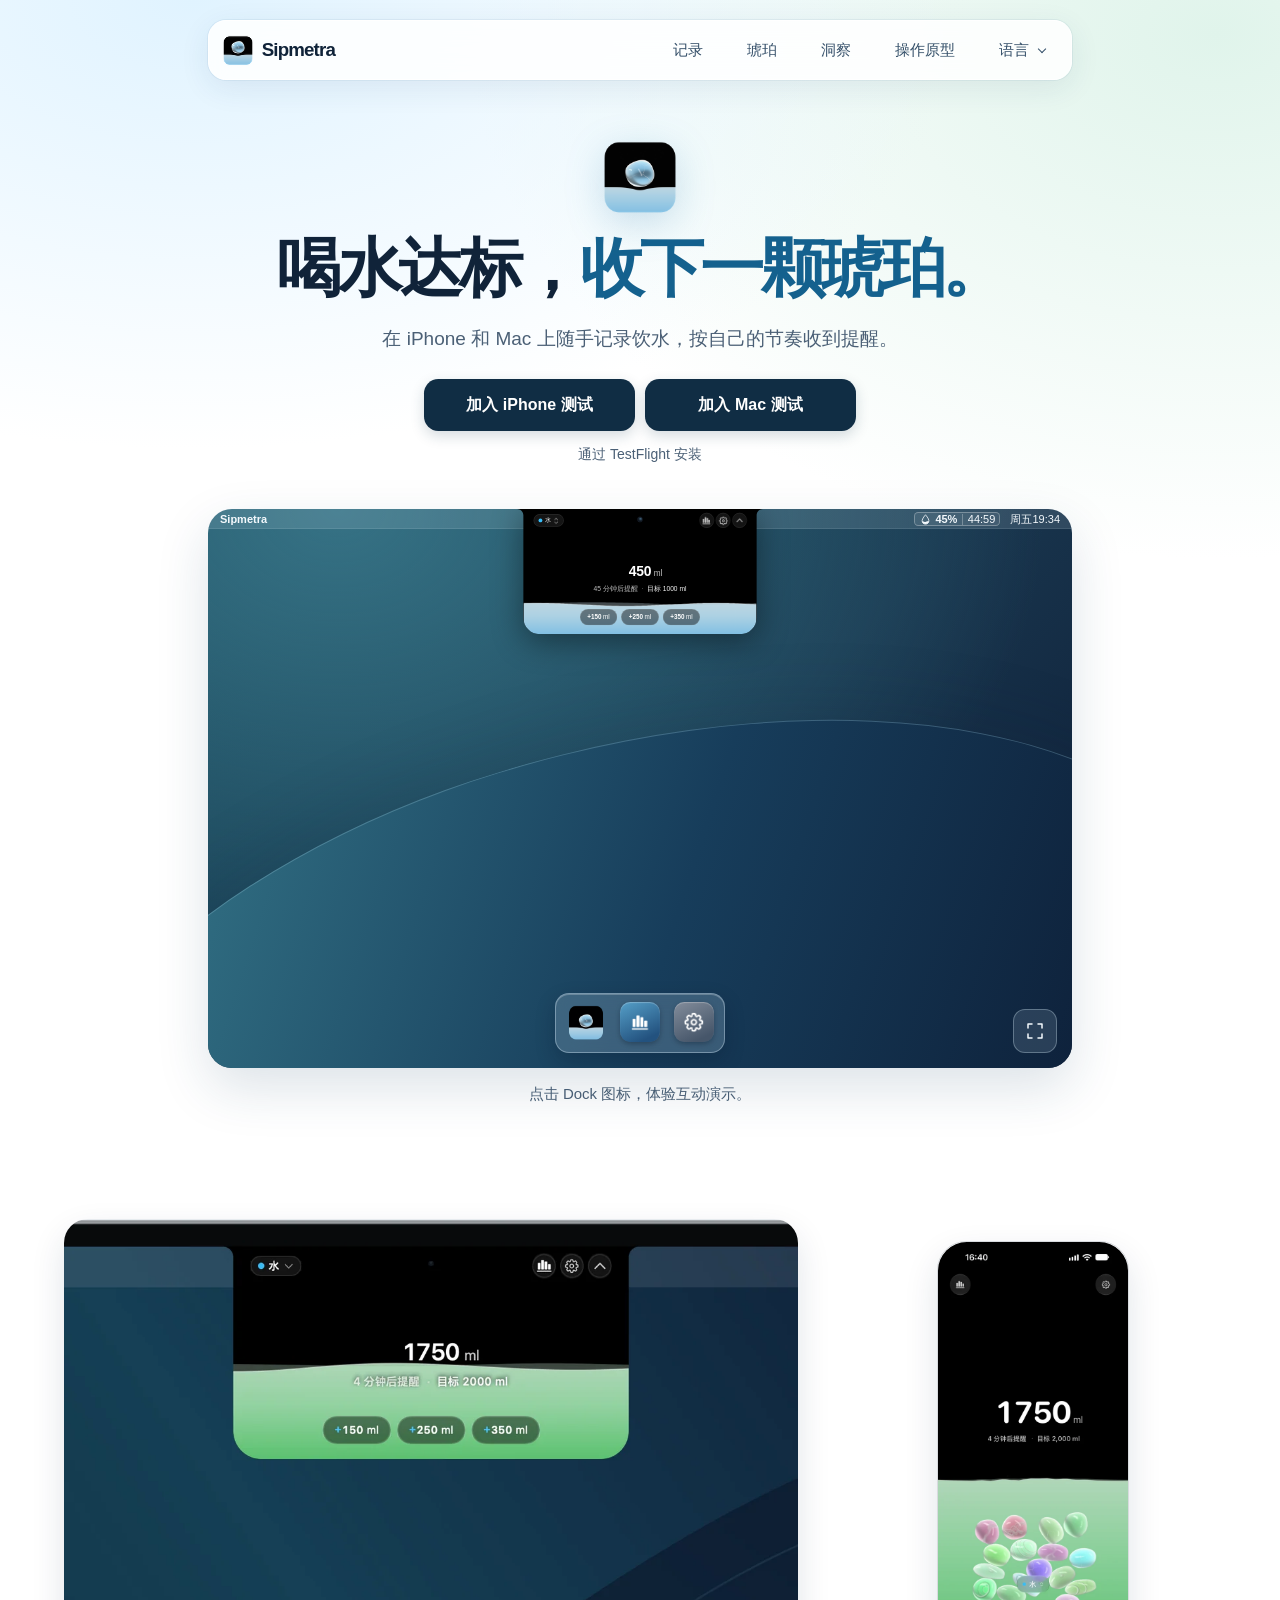
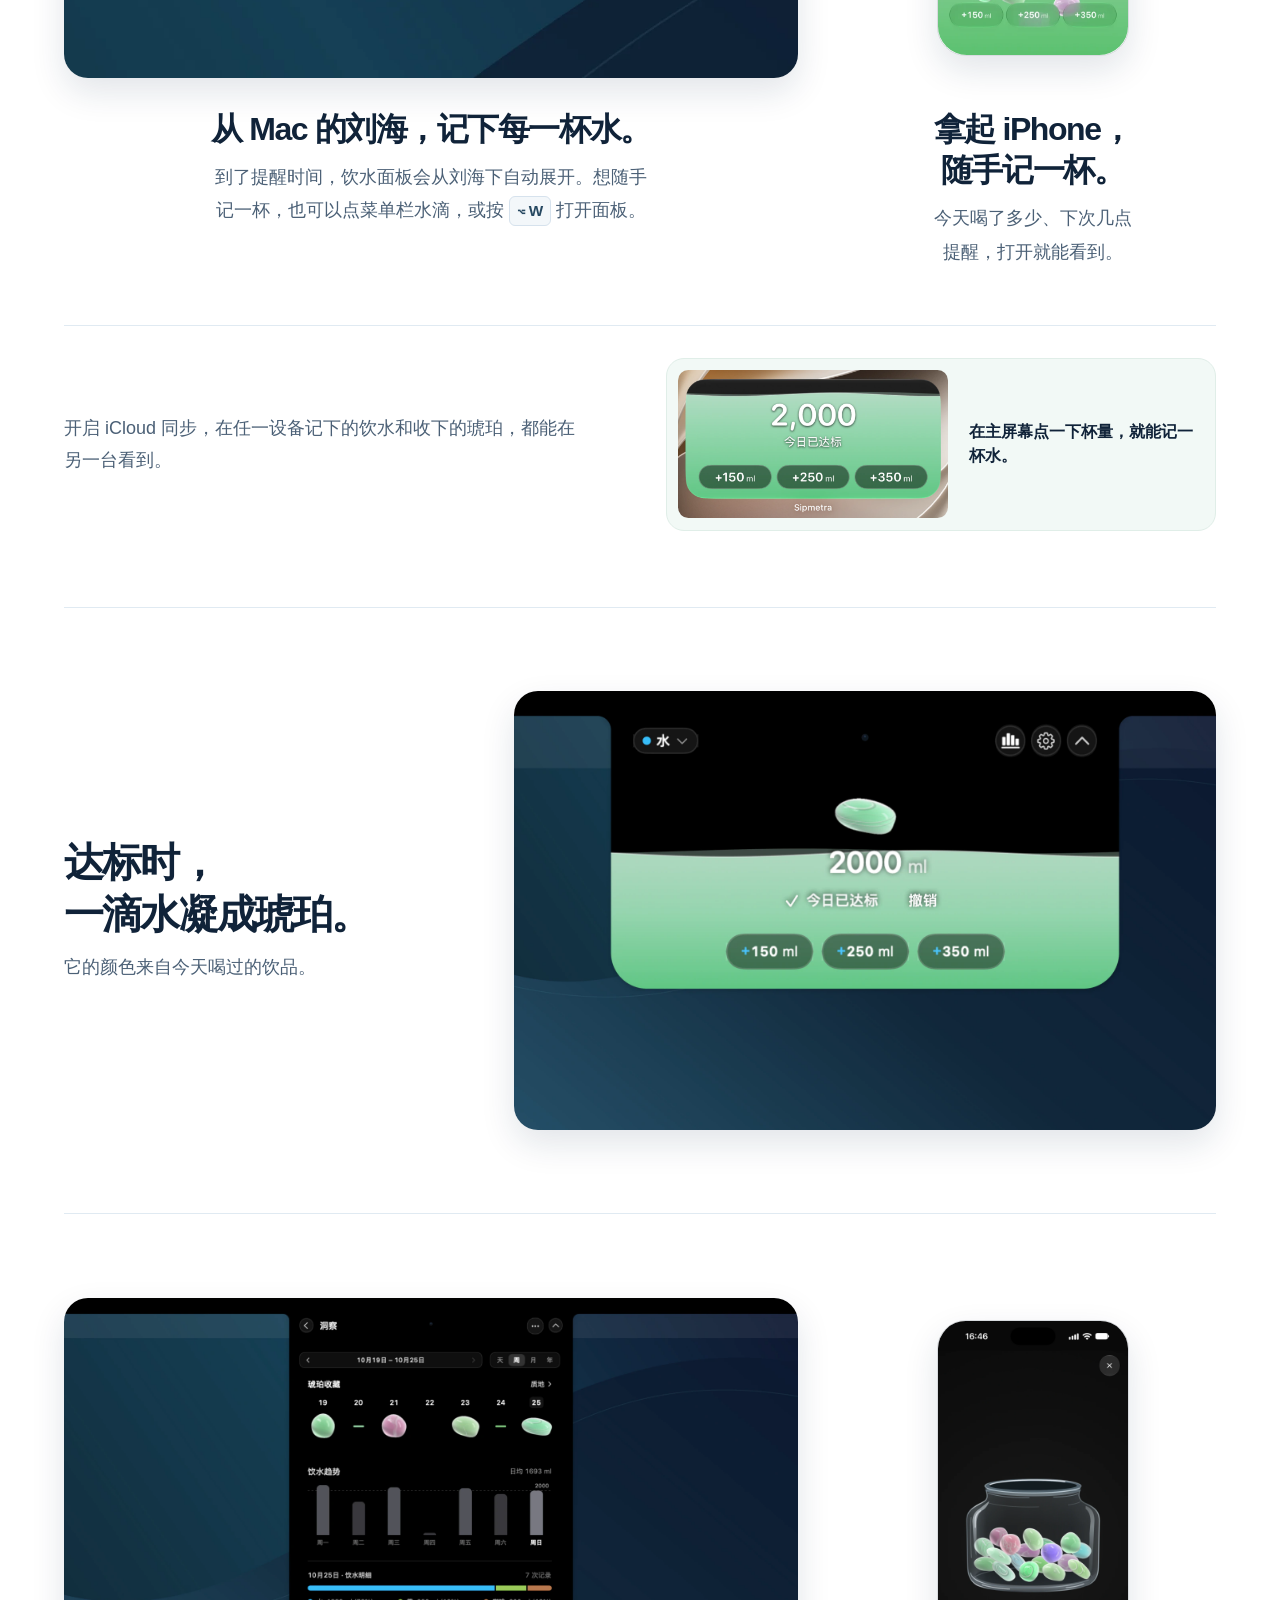
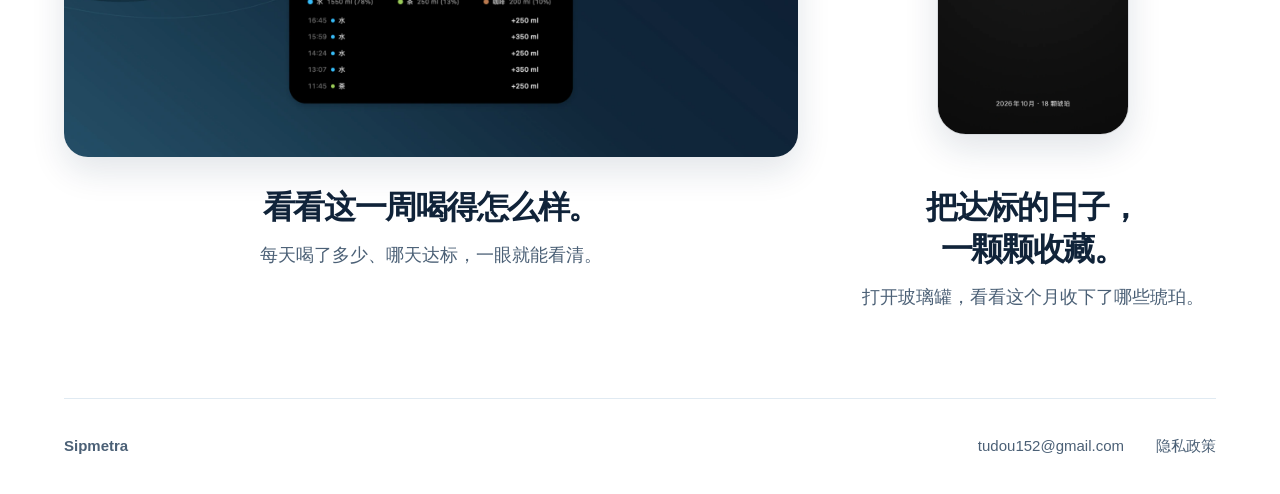
<file: index.html>
<!doctype html>
<html lang="zh-CN">
<head>
  <meta charset="utf-8">
  <meta name="viewport" content="width=device-width, initial-scale=1">
  <meta name="description" content="在 iPhone 和 Mac 上记录饮水，按自己的节奏收到提醒。喝水达标，收下一颗琥珀。通过 TestFlight 加入测试。">
  <title>Sipmetra · iPhone 与 Mac 饮水记录</title>
  <link rel="alternate" hreflang="zh-CN" href="index.html">
  <link rel="alternate" hreflang="en" href="en.html">
  <link rel="icon" type="image/png" href="assets/sipmetra-small.png?v=a50e4382760d">
  <link rel="stylesheet" href="styles.css?v=1dcd980704b7">
  <link rel="stylesheet" href="demo/screen.css?v=b3f9ec8f8e74">
  <script src="language-menu.js?v=d501e73b7907"></script>
  <script src="recording-previews.js?v=5bd41632312c" defer></script>
  <script src="demo/screen.js?v=379202166154" defer></script>
</head>
<body class="home-page" id="top">
  <header class="site-header">
    <nav class="navigation" aria-label="主导航">
      <a class="brand" href="#top" aria-label="Sipmetra 首页">
        <img src="assets/sipmetra-small.png?v=a50e4382760d" width="34" height="34" alt="">
        <span>Sipmetra</span>
      </a>
      <ul class="nav-links">
        <li><a href="#recording">记录</a></li>
        <li><a href="#amber">琥珀</a></li>
        <li><a href="#insights">洞察</a></li>
        <li class="demo-nav-item"><a href="#demo">操作原型</a></li>
        <li class="language-item">
          <details class="language-picker">
            <summary>语言</summary>
            <ul class="language-options">
              <li><a href="index.html" lang="zh-CN" hreflang="zh-CN" aria-current="page">简体中文</a></li>
              <li><a href="en.html" lang="en" hreflang="en">English</a></li>
            </ul>
          </details>
        </li>
      </ul>
    </nav>
  </header>

  <main>
    <section class="hero" aria-labelledby="hero-title">
      <div class="hero-content">
        <img class="hero-icon" src="assets/sipmetra.png?v=474a07f941d0" width="84" height="84" alt="">
        <h1 id="hero-title">喝水达标，<wbr><span class="keep-together">收下一颗琥珀。</span></h1>
        <p class="hero-description">在 iPhone 和 Mac 上随手记录饮水，<wbr><span class="keep-together">按自己的节奏收到提醒。</span></p>
        <div class="hero-actions">
          <a class="primary-button" href="https://testflight.apple.com/join/gCJ51gYR">加入 iPhone 测试</a>
          <a class="primary-button" href="https://testflight.apple.com/join/qNRPEf7V">加入 Mac 测试</a>
        </div>
        <p class="platform">通过 TestFlight 安装</p>
      </div>
    </section>

    <section class="prototype-section" id="demo" aria-label="饮水互动演示" aria-describedby="demo-caption">
      <div class="prototype-stage">
        <div class="prototype-screen">
          <iframe class="prototype-frame" src="demo/notchhydro/embed.html?language=zh" title="Sipmetra 饮水面板" width="512" height="640" loading="lazy"></iframe>
        </div>
      </div>
      <p class="prototype-caption" id="demo-caption">点击 Dock 图标，体验互动演示。</p>
    </section>

    <section class="hero-preview" id="recording" aria-label="iPhone 和 Mac 饮水记录">
      <div class="device-pair">
        <figure class="device-preview iphone-preview">
          <div class="preview-media">
            <div class="recording-media screenshot screenshot-portrait">
              <video width="540" height="1174"
                     poster="assets/zh-CN/iphone-hydration-home.webp?v=f69519748889"
                     aria-label="iPhone 上点选 250 毫升，水位升至 2,000 毫升并生成琥珀"
                     muted playsinline loop controls preload="none">
                <source src="assets/zh-CN/iphone-recording.mp4?v=929e4bdc9bf3" type="video/mp4">
                <img src="assets/zh-CN/iphone-hydration-home.webp?v=f69519748889" width="540" height="1174" alt="iPhone 上点选 250 毫升，水位升至 2,000 毫升并生成琥珀">
              </video>
              <button class="recording-toggle" type="button" aria-label="播放 iPhone 动画"
                      data-play-label="播放 iPhone 动画" data-pause-label="暂停 iPhone 动画" hidden></button>
            </div>
          </div>
          <figcaption>
            <h2>拿起 iPhone，随手记一杯。</h2>
            <p>今天喝了多少、下次几点提醒，打开就能看到。</p>
          </figcaption>
        </figure>
        <figure class="device-preview mac-preview" id="reminders">
          <div class="preview-media">
            <div class="recording-media screenshot">
              <video width="1120" height="700"
                     poster="assets/zh-CN/notch-recording.webp?v=9d9f76298c38"
                     aria-label="Mac 刘海下展开饮水面板，点选 250 毫升达标并生成琥珀"
                     muted playsinline loop controls preload="none">
                <source src="assets/zh-CN/mac-recording.mp4?v=52b1d2452d53" type="video/mp4">
                <img src="assets/zh-CN/notch-recording.webp?v=9d9f76298c38" width="1120" height="700" alt="Mac 刘海下展开饮水面板，点选 250 毫升达标并生成琥珀">
              </video>
              <button class="recording-toggle" type="button" aria-label="播放 Mac 动画"
                      data-play-label="播放 Mac 动画" data-pause-label="暂停 Mac 动画" hidden></button>
            </div>
          </div>
          <figcaption>
            <h2>从 Mac 的刘海，记下每一杯水。</h2>
            <p>到了提醒时间，饮水面板会从刘海下自动展开。想随手记一杯，也可以点菜单栏水滴，或按 <kbd>⌥ W</kbd> 打开面板。</p>
          </figcaption>
        </figure>
      </div>
      <div class="device-details">
        <p class="sync-note">开启 iCloud 同步，在任一设备记下的饮水和收下的琥珀，都能在另一台看到。</p>
        <figure class="widget-preview">
          <img class="screenshot" src="assets/zh-CN/iphone-home-widget.webp?v=829655d3225a" width="960" height="528" alt="iPhone 主屏幕上的饮水小组件，带有 150、250 和 350 毫升的记录按钮" loading="lazy" decoding="async">
          <figcaption>在主屏幕点一下杯量，就能记一杯水。</figcaption>
        </figure>
      </div>
    </section>

    <div class="features">
      <section class="feature amber-feature" id="amber" aria-labelledby="amber-title">
        <div class="feature-copy">
          <h2 id="amber-title">达标时，<wbr><span class="keep-together">一滴水凝成琥珀。</span></h2>
          <p>它的颜色来自今天喝过的饮品。</p>
        </div>
        <img class="screenshot" src="assets/zh-CN/goal-amber.webp?v=ffd2d5f8ba55" width="1760" height="1100" alt="Mac 饮水面板显示今日已达标，薄荷绿色的琥珀浮在水面上方" loading="lazy" decoding="async">
      </section>

      <section class="feature insights-feature" id="insights" aria-label="饮水洞察和琥珀收藏">
        <div class="insight-pair">
          <figure class="device-preview">
            <div class="preview-media">
              <img class="screenshot" src="assets/zh-CN/weekly-insights.webp?v=44b580b61888" width="1760" height="1100" alt="Mac 每周洞察显示七天的饮水趋势和四颗达标琥珀" loading="lazy" decoding="async">
            </div>
            <figcaption>
              <h2>看看这一周喝得怎么样。</h2>
              <p>每天喝了多少、哪天达标，一眼就能看清。</p>
            </figcaption>
          </figure>
          <figure class="device-preview">
            <div class="preview-media">
              <img class="screenshot screenshot-portrait" src="assets/zh-CN/iphone-monthly-jar.webp?v=f7acf2f8c720" width="960" height="2088" alt="iPhone 上的十月玻璃罐装有 18 颗琥珀" loading="lazy" decoding="async">
            </div>
            <figcaption>
              <h2>把达标的日子，一颗颗收藏。</h2>
              <p>打开玻璃罐，看看这个月收下了哪些琥珀。</p>
            </figcaption>
          </figure>
        </div>
      </section>
    </div>
  </main>

  <footer class="site-footer home-footer" id="footer">
    <span>Sipmetra</span>
    <div class="footer-links">
      <a href="mailto:tudou152@gmail.com">tudou152@gmail.com</a>
      <a href="privacy.html">隐私政策</a>
    </div>
  </footer>
</body>
</html>
</file>
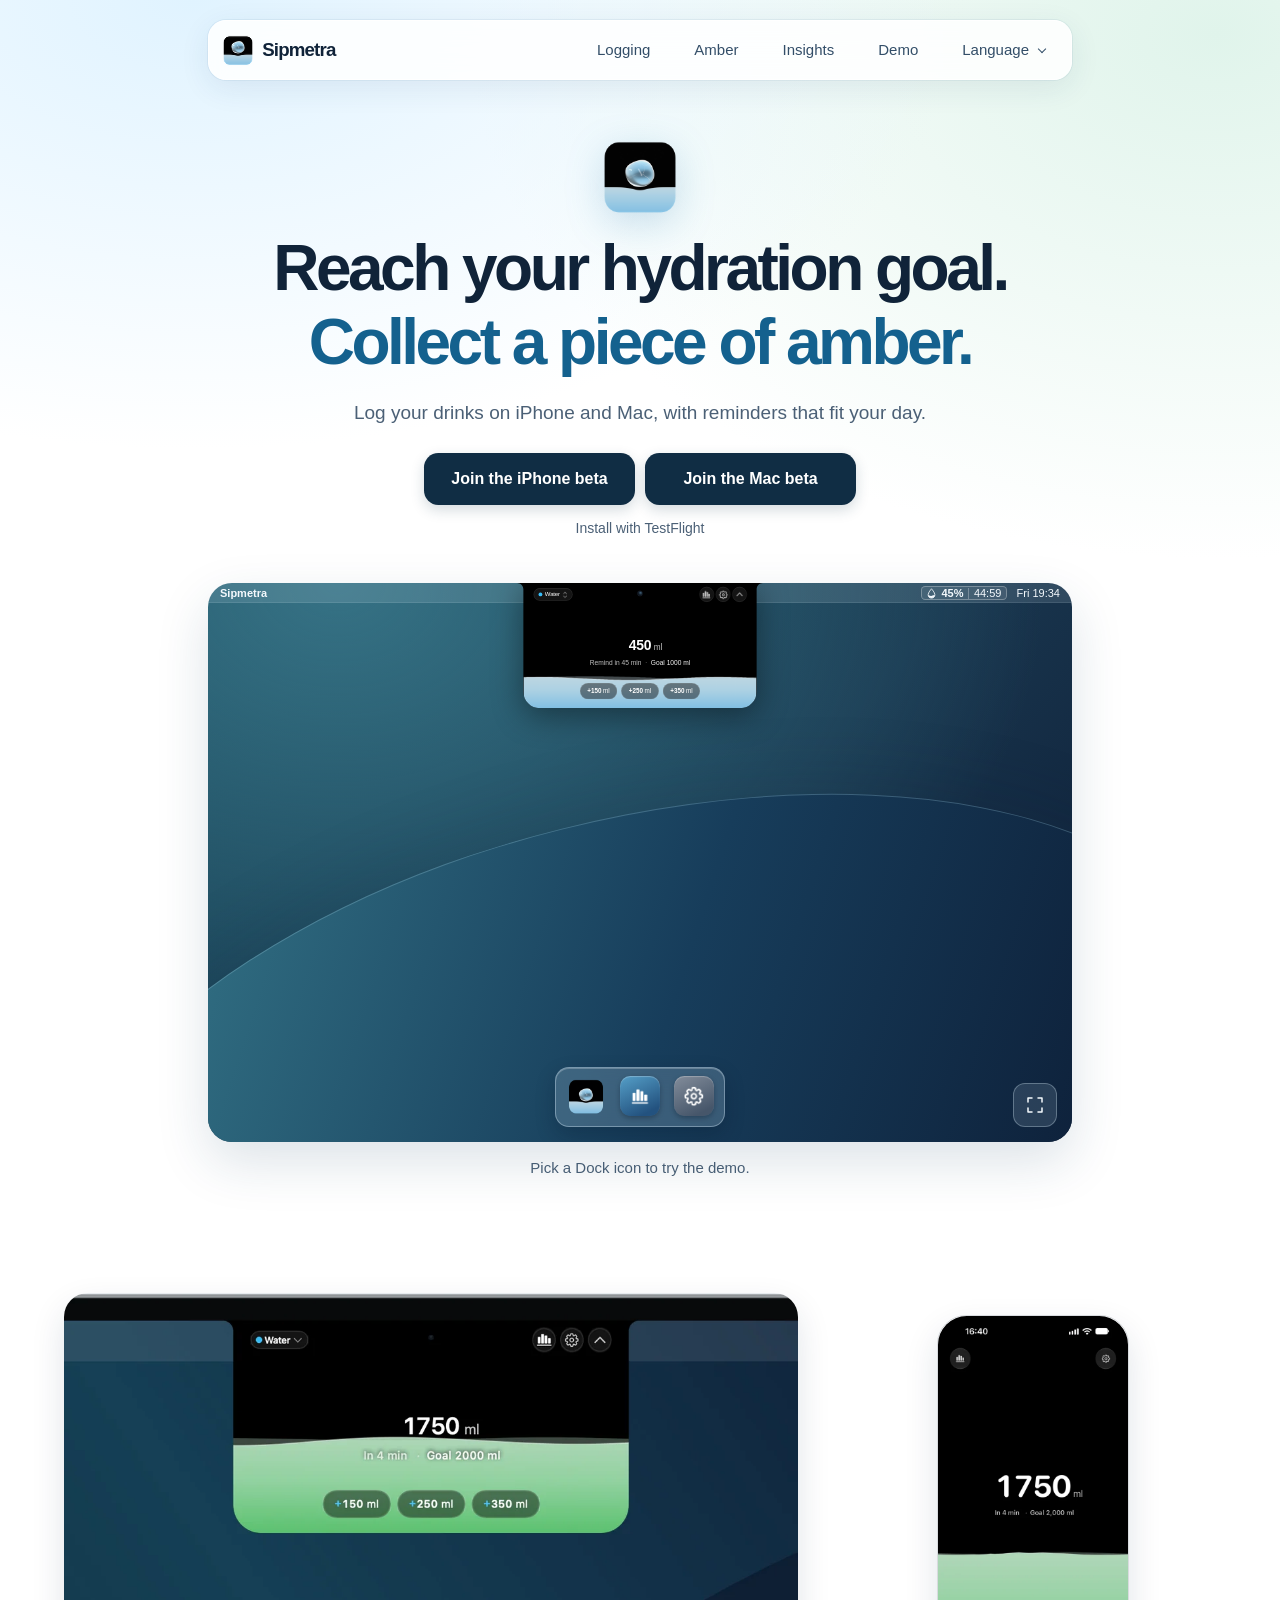
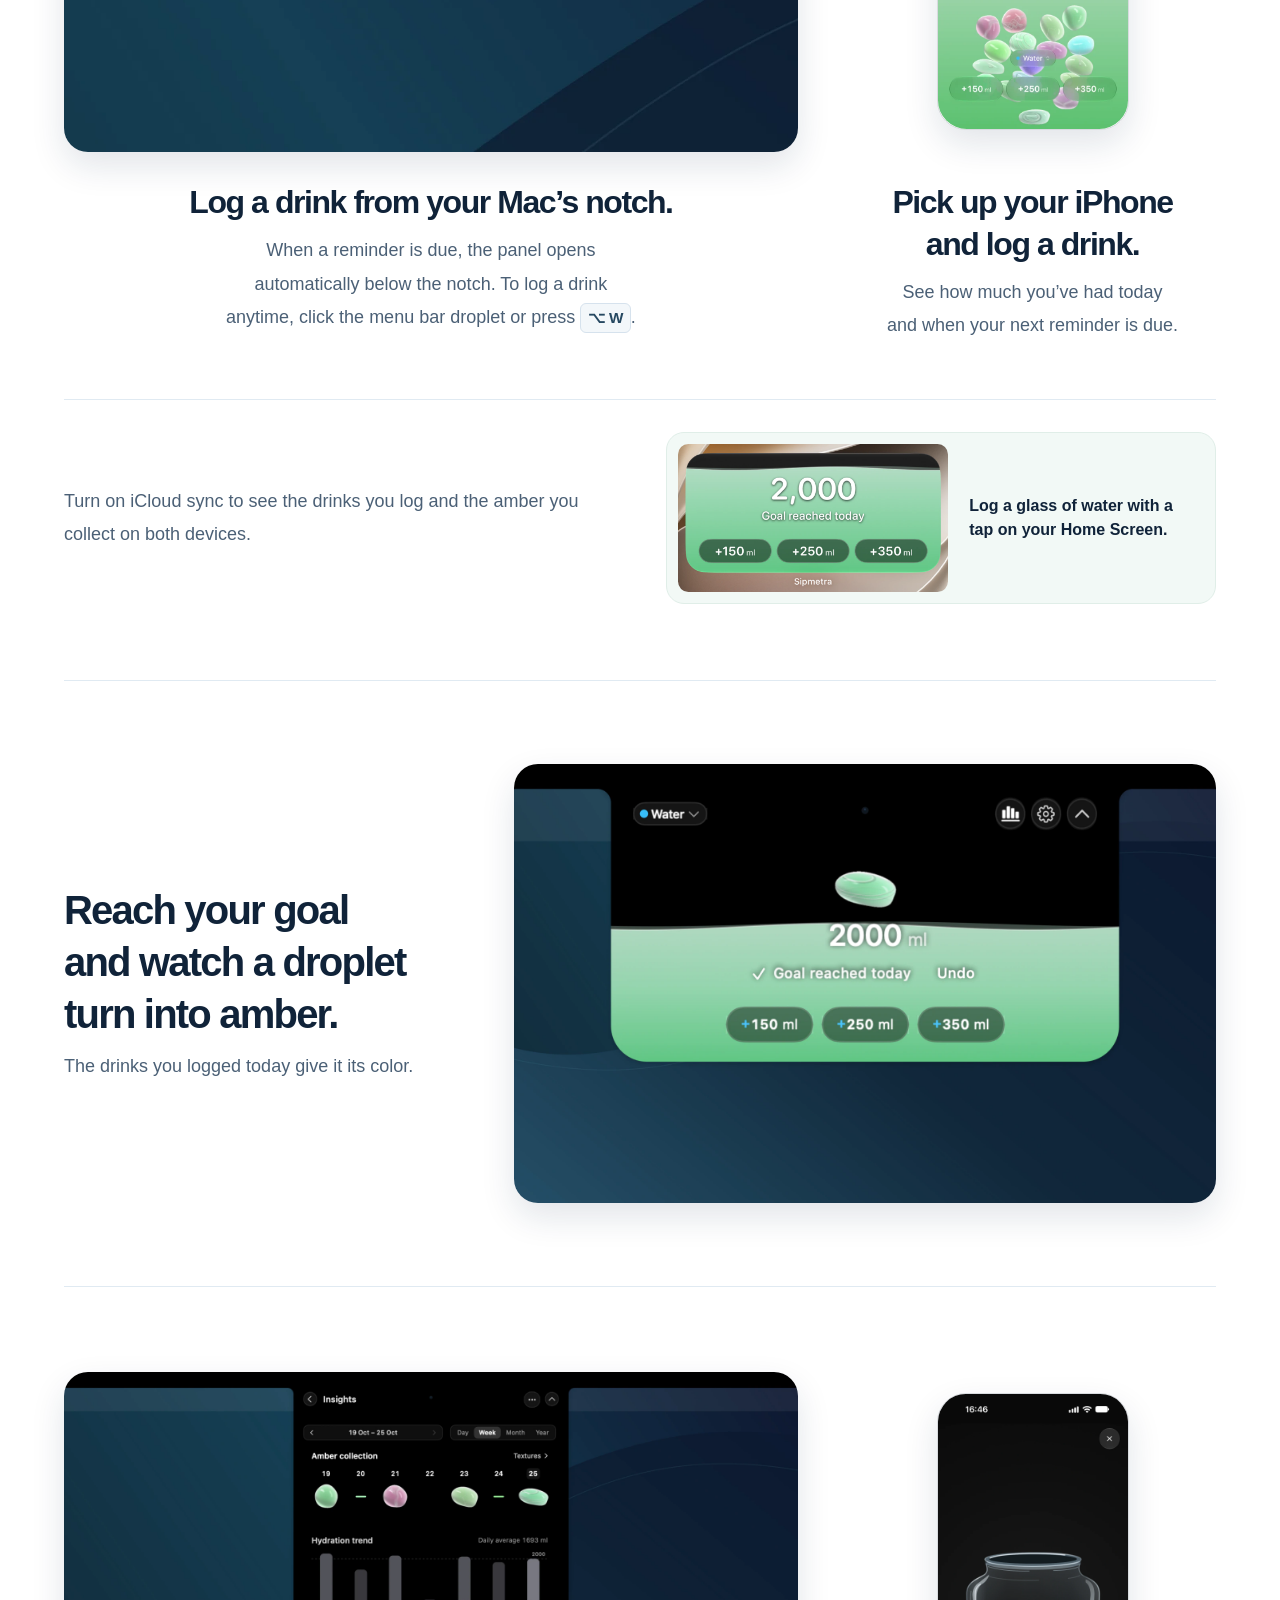
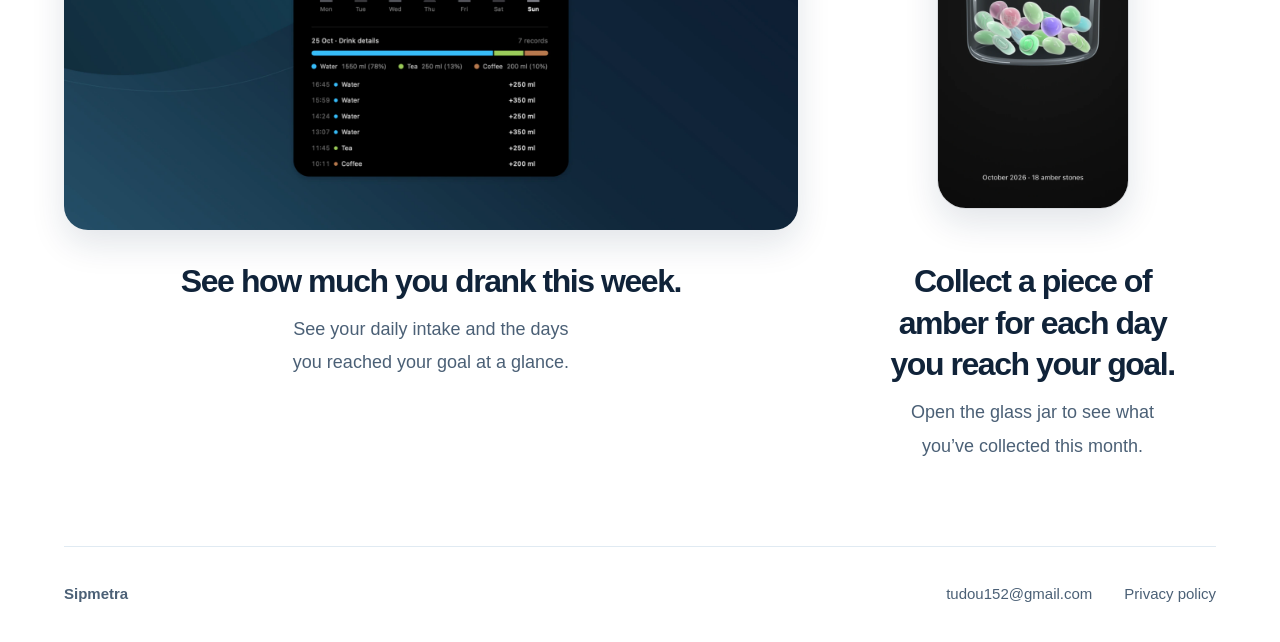
<file: en.html>
<!doctype html>
<html lang="en">
<head>
  <meta charset="utf-8">
  <meta name="viewport" content="width=device-width, initial-scale=1">
  <meta name="description" content="Track hydration on iPhone and Mac with reminders that fit your day. Reach your daily goal and collect a piece of amber. Join the beta on TestFlight.">
  <title>Sipmetra · Hydration tracking for iPhone and Mac</title>
  <link rel="alternate" hreflang="zh-CN" href="index.html">
  <link rel="alternate" hreflang="en" href="en.html">
  <link rel="icon" type="image/png" href="assets/sipmetra-small.png?v=a50e4382760d">
  <link rel="stylesheet" href="styles.css?v=1dcd980704b7">
  <link rel="stylesheet" href="demo/screen.css?v=b3f9ec8f8e74">
  <script src="language-menu.js?v=d501e73b7907"></script>
  <script src="recording-previews.js?v=5bd41632312c" defer></script>
  <script src="demo/screen.js?v=379202166154" defer></script>
</head>
<body class="home-page" id="top">
  <header class="site-header">
    <nav class="navigation" aria-label="Main navigation">
      <a class="brand" href="#top" aria-label="Sipmetra home">
        <img src="assets/sipmetra-small.png?v=a50e4382760d" width="34" height="34" alt="">
        <span>Sipmetra</span>
      </a>
      <ul class="nav-links">
        <li><a href="#recording">Logging</a></li>
        <li><a href="#amber">Amber</a></li>
        <li><a href="#insights">Insights</a></li>
        <li class="demo-nav-item"><a href="#demo">Demo</a></li>
        <li class="language-item">
          <details class="language-picker">
            <summary lang="en">Language</summary>
            <ul class="language-options">
              <li><a href="index.html" lang="zh-CN" hreflang="zh-CN">简体中文</a></li>
              <li><a href="en.html" lang="en" hreflang="en" aria-current="page">English</a></li>
            </ul>
          </details>
        </li>
      </ul>
    </nav>
  </header>

  <main>
    <section class="hero" aria-labelledby="hero-title">
      <div class="hero-content">
        <img class="hero-icon" src="assets/sipmetra.png?v=474a07f941d0" width="84" height="84" alt="">
        <h1 id="hero-title">Reach your hydration goal.<br><span>Collect a piece of amber.</span></h1>
        <p class="hero-description">Log your drinks on iPhone and Mac, with reminders that fit your day.</p>
        <div class="hero-actions">
          <a class="primary-button" href="https://testflight.apple.com/join/gCJ51gYR">Join the iPhone beta</a>
          <a class="primary-button" href="https://testflight.apple.com/join/qNRPEf7V">Join the Mac beta</a>
        </div>
        <p class="platform">Install with TestFlight</p>
      </div>
    </section>

    <section class="prototype-section" id="demo" aria-label="Interactive hydration demo" aria-describedby="demo-caption">
      <div class="prototype-stage">
        <div class="prototype-screen">
          <iframe class="prototype-frame" src="demo/notchhydro/embed.html?language=en" title="Sipmetra hydration panel" width="512" height="640" loading="lazy"></iframe>
        </div>
      </div>
      <p class="prototype-caption" id="demo-caption">Pick a Dock icon to try the demo.</p>
    </section>

    <section class="hero-preview" id="recording" aria-label="Hydration tracking on iPhone and Mac">
      <div class="device-pair">
        <figure class="device-preview iphone-preview">
          <div class="preview-media">
            <div class="recording-media screenshot screenshot-portrait">
              <video width="540" height="1174"
                     poster="assets/en/iphone-hydration-home.webp?v=a2f141196d75"
                     aria-label="Logging 250 mL on iPhone raises the water level to 2,000 mL and forms a piece of amber"
                     muted playsinline loop controls preload="none">
                <source src="assets/en/iphone-recording.mp4?v=94e1e7ee75b6" type="video/mp4">
                <img src="assets/en/iphone-hydration-home.webp?v=a2f141196d75" width="540" height="1174" alt="Logging 250 mL on iPhone raises the water level to 2,000 mL and forms a piece of amber">
              </video>
              <button class="recording-toggle" type="button" aria-label="Play iPhone demo"
                      data-play-label="Play iPhone demo" data-pause-label="Pause iPhone demo" hidden></button>
            </div>
          </div>
          <figcaption>
            <h2>Pick up your iPhone and log a drink.</h2>
            <p>See how much you’ve had today and when your next reminder is due.</p>
          </figcaption>
        </figure>
        <figure class="device-preview mac-preview" id="reminders">
          <div class="preview-media">
            <div class="recording-media screenshot">
              <video width="1120" height="700"
                     poster="assets/en/notch-recording.webp?v=fa0ebcc6e389"
                     aria-label="The Mac notch panel opens and logging 250 mL reaches the goal and forms a piece of amber"
                     muted playsinline loop controls preload="none">
                <source src="assets/en/mac-recording.mp4?v=b30197e4c25c" type="video/mp4">
                <img src="assets/en/notch-recording.webp?v=fa0ebcc6e389" width="1120" height="700" alt="The Mac notch panel opens and logging 250 mL reaches the goal and forms a piece of amber">
              </video>
              <button class="recording-toggle" type="button" aria-label="Play Mac demo"
                      data-play-label="Play Mac demo" data-pause-label="Pause Mac demo" hidden></button>
            </div>
          </div>
          <figcaption>
            <h2>Log a drink from your Mac’s notch.</h2>
            <p>When a reminder is due, the panel opens automatically below the notch. To log a drink anytime, click the menu bar droplet or press <kbd>⌥ W</kbd>.</p>
          </figcaption>
        </figure>
      </div>
      <div class="device-details">
        <p class="sync-note">Turn on iCloud sync to see the drinks you log and the amber you collect on both devices.</p>
        <figure class="widget-preview">
          <img class="screenshot" src="assets/en/iphone-home-widget.webp?v=d87669c85493" width="960" height="528" alt="The iPhone Home Screen widget has buttons for 150, 250, and 350 mL" loading="lazy" decoding="async">
          <figcaption>Log a glass of water with a tap on your Home Screen.</figcaption>
        </figure>
      </div>
    </section>

    <div class="features">
      <section class="feature amber-feature" id="amber" aria-labelledby="amber-title">
        <div class="feature-copy">
          <h2 id="amber-title">Reach your goal and watch a droplet turn into amber.</h2>
          <p>The drinks you logged today give it its color.</p>
        </div>
        <img class="screenshot" src="assets/en/goal-amber.webp?v=d6cf933b6a41" width="1760" height="1100" alt="A mint-green piece of amber floats over the water in the Mac panel as the daily goal is reached" loading="lazy" decoding="async">
      </section>

      <section class="feature insights-feature" id="insights" aria-label="Hydration insights and amber collection">
        <div class="insight-pair">
          <figure class="device-preview">
            <div class="preview-media">
              <img class="screenshot" src="assets/en/weekly-insights.webp?v=157876daf174" width="1760" height="1100" alt="The Mac weekly view shows seven days of intake and four pieces of amber for goals reached" loading="lazy" decoding="async">
            </div>
            <figcaption>
              <h2>See how much you drank this week.</h2>
              <p>See your daily intake and the days you reached your goal at a glance.</p>
            </figcaption>
          </figure>
          <figure class="device-preview">
            <div class="preview-media">
              <img class="screenshot screenshot-portrait" src="assets/en/iphone-monthly-jar.webp?v=9daf02f98d96" width="960" height="2088" alt="The October jar on iPhone holds 18 pieces of amber" loading="lazy" decoding="async">
            </div>
            <figcaption>
              <h2>Collect a piece of amber for each day you reach your goal.</h2>
              <p>Open the glass jar to see what you’ve collected this month.</p>
            </figcaption>
          </figure>
        </div>
      </section>
    </div>
  </main>

  <footer class="site-footer home-footer" id="footer">
    <span>Sipmetra</span>
    <div class="footer-links">
      <a href="mailto:tudou152@gmail.com">tudou152@gmail.com</a>
      <a href="privacy-en.html">Privacy policy</a>
    </div>
  </footer>
</body>
</html>
</file>
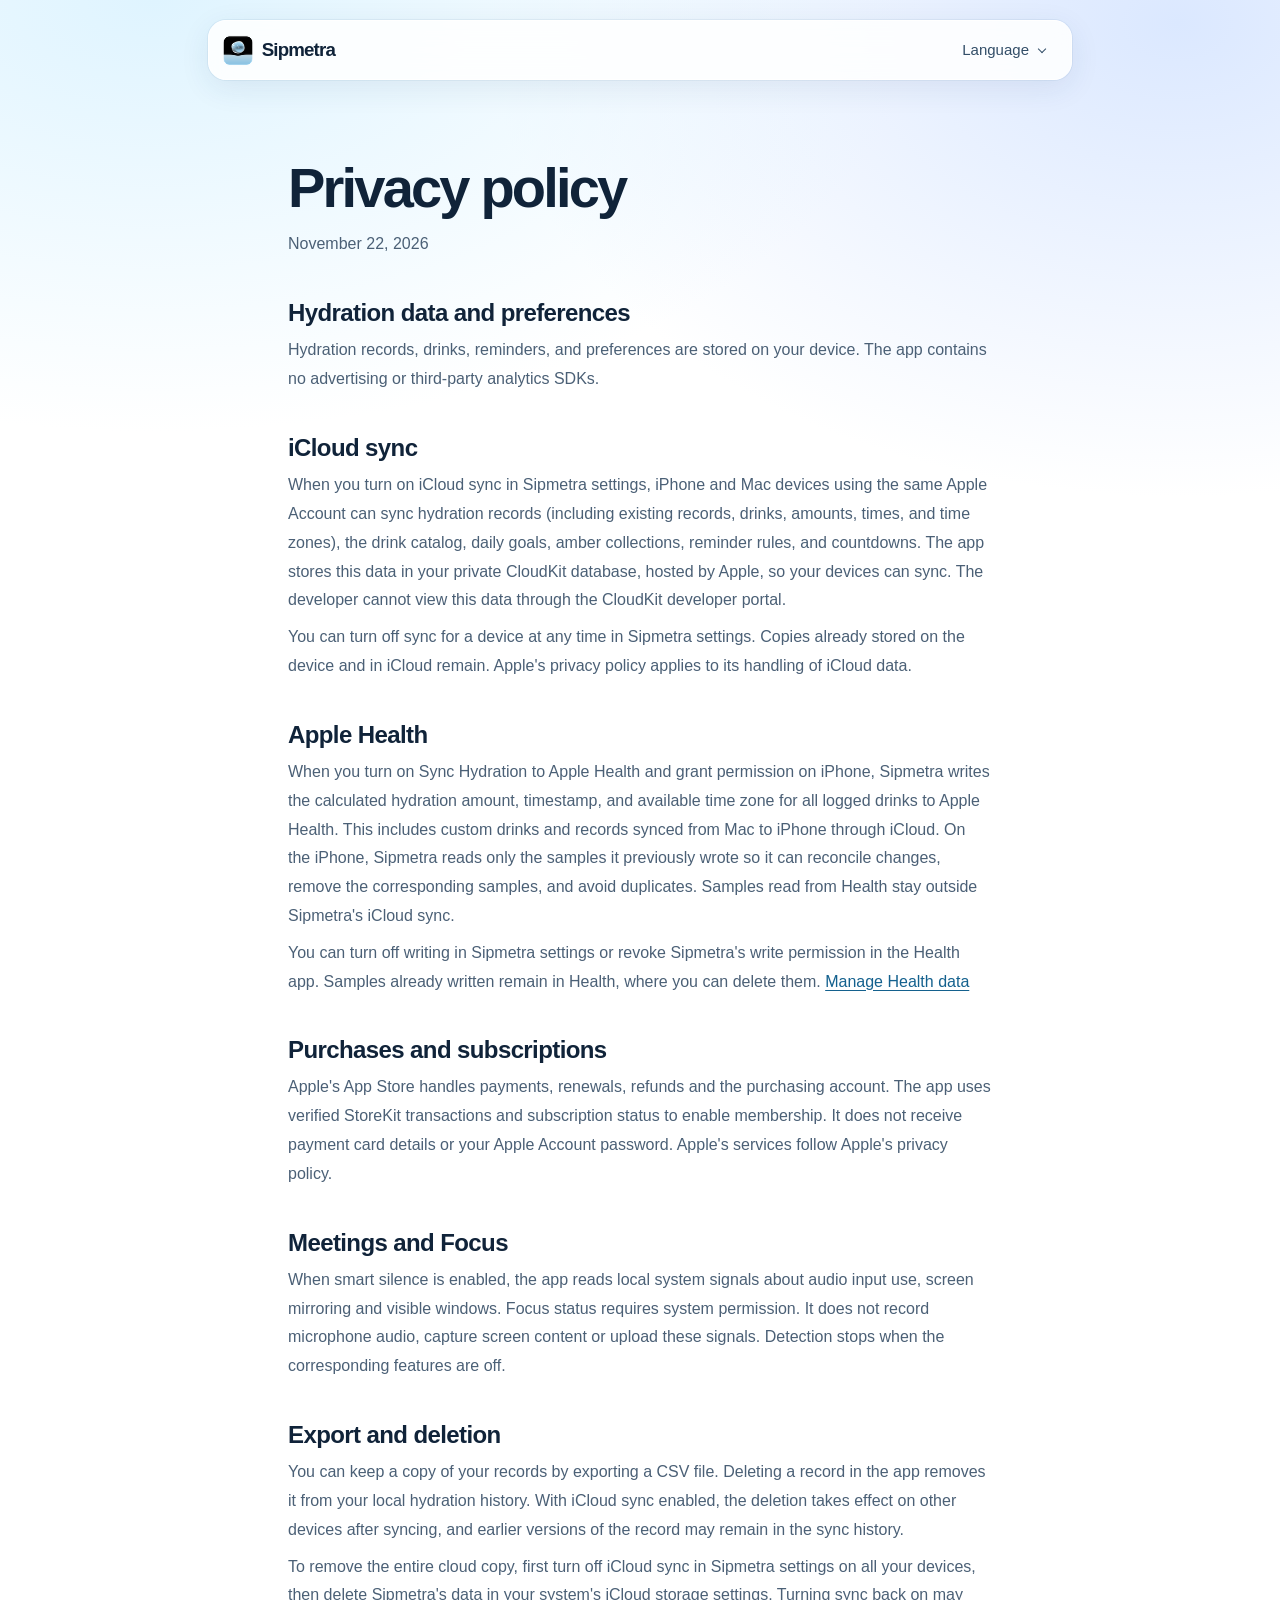
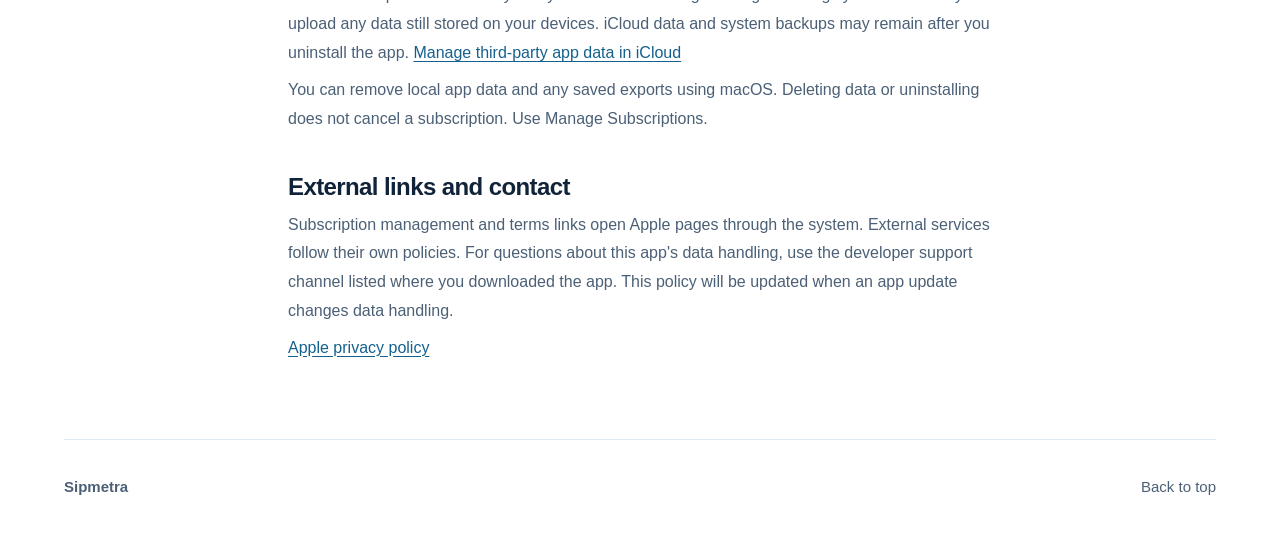
<file: privacy-en.html>
<!doctype html>
<html lang="en">
<head>
  <meta charset="utf-8">
  <meta name="viewport" content="width=device-width, initial-scale=1">
  <meta name="description" content="The Sipmetra privacy policy explains how the app handles hydration records, iCloud sync, Apple Health, purchases, and system signals.">
  <title>Privacy policy · Sipmetra</title>
  <link rel="alternate" hreflang="zh-CN" href="privacy.html">
  <link rel="alternate" hreflang="en" href="privacy-en.html">
  <link rel="icon" type="image/png" href="assets/sipmetra-small.png?v=a50e4382760d">
  <link rel="stylesheet" href="styles.css?v=e0d1677db14f">
  <script src="language-menu.js?v=d501e73b7907"></script>
</head>
<body id="top">
  <header class="site-header">
    <nav class="navigation" aria-label="Main navigation">
      <a class="brand" href="en.html" aria-label="Sipmetra home">
        <img src="assets/sipmetra-small.png?v=a50e4382760d" width="34" height="34" alt="">
        <span>Sipmetra</span>
      </a>
      <ul class="nav-links">
        <li class="language-item">
          <details class="language-picker">
            <summary lang="en">Language</summary>
            <ul class="language-options">
              <li><a href="privacy.html" lang="zh-CN" hreflang="zh-CN">简体中文</a></li>
              <li><a href="privacy-en.html" lang="en" hreflang="en" aria-current="page">English</a></li>
            </ul>
          </details>
        </li>
      </ul>
    </nav>
  </header>

  <main class="policy">
    <h1>Privacy policy</h1>
    <p class="policy-date"><time datetime="2026-11-22">November 22, 2026</time></p>

    <section>
      <h2>Hydration data and preferences</h2>
      <p>Hydration records, drinks, reminders, and preferences are stored on your device. The app contains no advertising or third-party analytics SDKs.</p>
    </section>

    <section>
      <h2>iCloud sync</h2>
      <p>When you turn on iCloud sync in Sipmetra settings, iPhone and Mac devices using the same Apple Account can sync hydration records (including existing records, drinks, amounts, times, and time zones), the drink catalog, daily goals, amber collections, reminder rules, and countdowns. The app stores this data in your private CloudKit database, hosted by Apple, so your devices can sync. The developer cannot view this data through the CloudKit developer portal.</p>
      <p>You can turn off sync for a device at any time in Sipmetra settings. Copies already stored on the device and in iCloud remain. Apple's privacy policy applies to its handling of iCloud data.</p>
    </section>

    <section>
      <h2>Apple Health</h2>
      <p>When you turn on Sync Hydration to Apple Health and grant permission on iPhone, Sipmetra writes the calculated hydration amount, timestamp, and available time zone for all logged drinks to Apple Health. This includes custom drinks and records synced from Mac to iPhone through iCloud. On the iPhone, Sipmetra reads only the samples it previously wrote so it can reconcile changes, remove the corresponding samples, and avoid duplicates. Samples read from Health stay outside Sipmetra's iCloud sync.</p>
      <p>You can turn off writing in Sipmetra settings or revoke Sipmetra's write permission in the Health app. Samples already written remain in Health, where you can delete them. <a href="https://support.apple.com/en-us/108779">Manage Health data</a></p>
    </section>

    <section>
      <h2>Purchases and subscriptions</h2>
      <p>Apple's App Store handles payments, renewals, refunds and the purchasing account. The app uses verified StoreKit transactions and subscription status to enable membership. It does not receive payment card details or your Apple Account password. Apple's services follow Apple's privacy policy.</p>
    </section>

    <section>
      <h2>Meetings and Focus</h2>
      <p>When smart silence is enabled, the app reads local system signals about audio input use, screen mirroring and visible windows. Focus status requires system permission. It does not record microphone audio, capture screen content or upload these signals. Detection stops when the corresponding features are off.</p>
    </section>

    <section>
      <h2>Export and deletion</h2>
      <p>You can keep a copy of your records by exporting a CSV file. Deleting a record in the app removes it from your local hydration history. With iCloud sync enabled, the deletion takes effect on other devices after syncing, and earlier versions of the record may remain in the sync history.</p>
      <p>To remove the entire cloud copy, first turn off iCloud sync in Sipmetra settings on all your devices, then delete Sipmetra's data in your system's iCloud storage settings. Turning sync back on may upload any data still stored on your devices. iCloud data and system backups may remain after you uninstall the app. <a href="https://support.apple.com/en-ie/guide/icloud/mm62d92d6b3e/1.0/icloud/1.0">Manage third-party app data in iCloud</a></p>
      <p>You can remove local app data and any saved exports using macOS. Deleting data or uninstalling does not cancel a subscription. Use Manage Subscriptions.</p>
    </section>

    <section>
      <h2>External links and contact</h2>
      <p>Subscription management and terms links open Apple pages through the system. External services follow their own policies. For questions about this app's data handling, use the developer support channel listed where you downloaded the app. This policy will be updated when an app update changes data handling.</p>
      <p><a href="https://www.apple.com/legal/privacy/">Apple privacy policy</a></p>
    </section>
  </main>

  <footer class="site-footer">
    <span>Sipmetra</span>
    <a href="#top">Back to top</a>
  </footer>
</body>
</html>
</file>
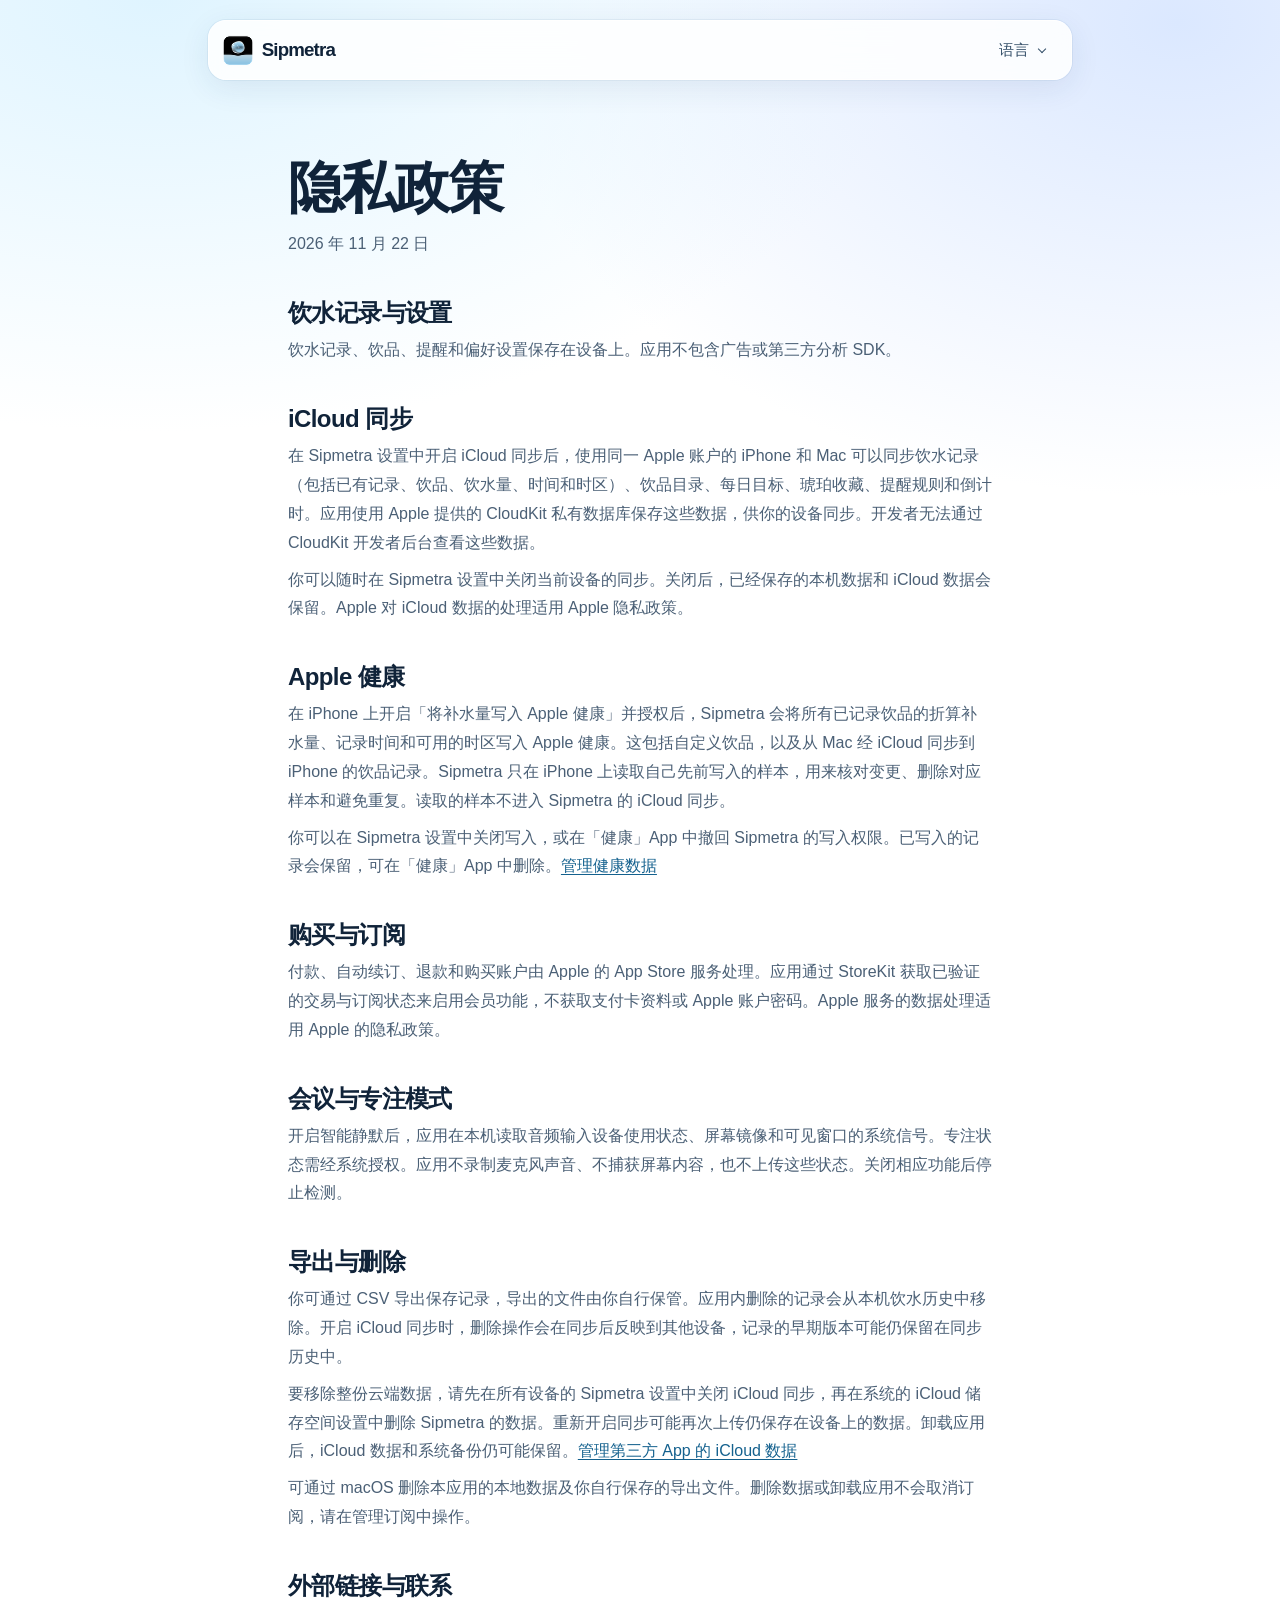
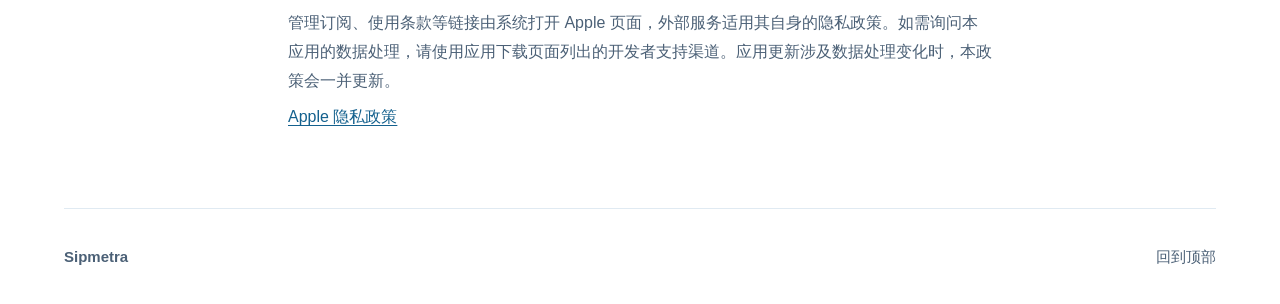
<file: privacy.html>
<!doctype html>
<html lang="zh-CN">
<head>
  <meta charset="utf-8">
  <meta name="viewport" content="width=device-width, initial-scale=1">
  <meta name="description" content="Sipmetra 隐私政策，说明应用如何处理饮水记录、iCloud 同步、Apple 健康、购买及系统信号。">
  <title>隐私政策 · Sipmetra</title>
  <link rel="alternate" hreflang="zh-CN" href="privacy.html">
  <link rel="alternate" hreflang="en" href="privacy-en.html">
  <link rel="icon" type="image/png" href="assets/sipmetra-small.png?v=a50e4382760d">
  <link rel="stylesheet" href="styles.css?v=e0d1677db14f">
  <script src="language-menu.js?v=d501e73b7907"></script>
</head>
<body id="top">
  <header class="site-header">
    <nav class="navigation" aria-label="主导航">
      <a class="brand" href="index.html" aria-label="Sipmetra 首页">
        <img src="assets/sipmetra-small.png?v=a50e4382760d" width="34" height="34" alt="">
        <span>Sipmetra</span>
      </a>
      <ul class="nav-links">
        <li class="language-item">
          <details class="language-picker">
            <summary>语言</summary>
            <ul class="language-options">
              <li><a href="privacy.html" lang="zh-CN" hreflang="zh-CN" aria-current="page">简体中文</a></li>
              <li><a href="privacy-en.html" lang="en" hreflang="en">English</a></li>
            </ul>
          </details>
        </li>
      </ul>
    </nav>
  </header>

  <main class="policy">
    <h1>隐私政策</h1>
    <p class="policy-date"><time datetime="2026-11-22">2026 年 11 月 22 日</time></p>

    <section>
      <h2>饮水记录与设置</h2>
      <p>饮水记录、饮品、提醒和偏好设置保存在设备上。应用不包含广告或第三方分析 SDK。</p>
    </section>

    <section>
      <h2>iCloud 同步</h2>
      <p>在 Sipmetra 设置中开启 iCloud 同步后，使用同一 Apple 账户的 iPhone 和 Mac 可以同步饮水记录（包括已有记录、饮品、饮水量、时间和时区）、饮品目录、每日目标、琥珀收藏、提醒规则和倒计时。应用使用 Apple 提供的 CloudKit 私有数据库保存这些数据，供你的设备同步。开发者无法通过 CloudKit 开发者后台查看这些数据。</p>
      <p>你可以随时在 Sipmetra 设置中关闭当前设备的同步。关闭后，已经保存的本机数据和 iCloud 数据会保留。Apple 对 iCloud 数据的处理适用 Apple 隐私政策。</p>
    </section>

    <section>
      <h2>Apple 健康</h2>
      <p>在 iPhone 上开启「将补水量写入 Apple 健康」并授权后，Sipmetra 会将所有已记录饮品的折算补水量、记录时间和可用的时区写入 Apple 健康。这包括自定义饮品，以及从 Mac 经 iCloud 同步到 iPhone 的饮品记录。Sipmetra 只在 iPhone 上读取自己先前写入的样本，用来核对变更、删除对应样本和避免重复。读取的样本不进入 Sipmetra 的 iCloud 同步。</p>
      <p>你可以在 Sipmetra 设置中关闭写入，或在「健康」App 中撤回 Sipmetra 的写入权限。已写入的记录会保留，可在「健康」App 中删除。<a href="https://support.apple.com/zh-cn/108779">管理健康数据</a></p>
    </section>

    <section>
      <h2>购买与订阅</h2>
      <p>付款、自动续订、退款和购买账户由 Apple 的 App Store 服务处理。应用通过 StoreKit 获取已验证的交易与订阅状态来启用会员功能，不获取支付卡资料或 Apple 账户密码。Apple 服务的数据处理适用 Apple 的隐私政策。</p>
    </section>

    <section>
      <h2>会议与专注模式</h2>
      <p>开启智能静默后，应用在本机读取音频输入设备使用状态、屏幕镜像和可见窗口的系统信号。专注状态需经系统授权。应用不录制麦克风声音、不捕获屏幕内容，也不上传这些状态。关闭相应功能后停止检测。</p>
    </section>

    <section>
      <h2>导出与删除</h2>
      <p>你可通过 CSV 导出保存记录，导出的文件由你自行保管。应用内删除的记录会从本机饮水历史中移除。开启 iCloud 同步时，删除操作会在同步后反映到其他设备，记录的早期版本可能仍保留在同步历史中。</p>
      <p>要移除整份云端数据，请先在所有设备的 Sipmetra 设置中关闭 iCloud 同步，再在系统的 iCloud 储存空间设置中删除 Sipmetra 的数据。重新开启同步可能再次上传仍保存在设备上的数据。卸载应用后，iCloud 数据和系统备份仍可能保留。<a href="https://support.apple.com/zh-cn/guide/icloud/mm62d92d6b3e/icloud">管理第三方 App 的 iCloud 数据</a></p>
      <p>可通过 macOS 删除本应用的本地数据及你自行保存的导出文件。删除数据或卸载应用不会取消订阅，请在管理订阅中操作。</p>
    </section>

    <section>
      <h2>外部链接与联系</h2>
      <p>管理订阅、使用条款等链接由系统打开 Apple 页面，外部服务适用其自身的隐私政策。如需询问本应用的数据处理，请使用应用下载页面列出的开发者支持渠道。应用更新涉及数据处理变化时，本政策会一并更新。</p>
      <p><a href="https://www.apple.com/legal/privacy/">Apple 隐私政策</a></p>
    </section>
  </main>

  <footer class="site-footer">
    <span>Sipmetra</span>
    <a href="#top">回到顶部</a>
  </footer>
</body>
</html>
</file>
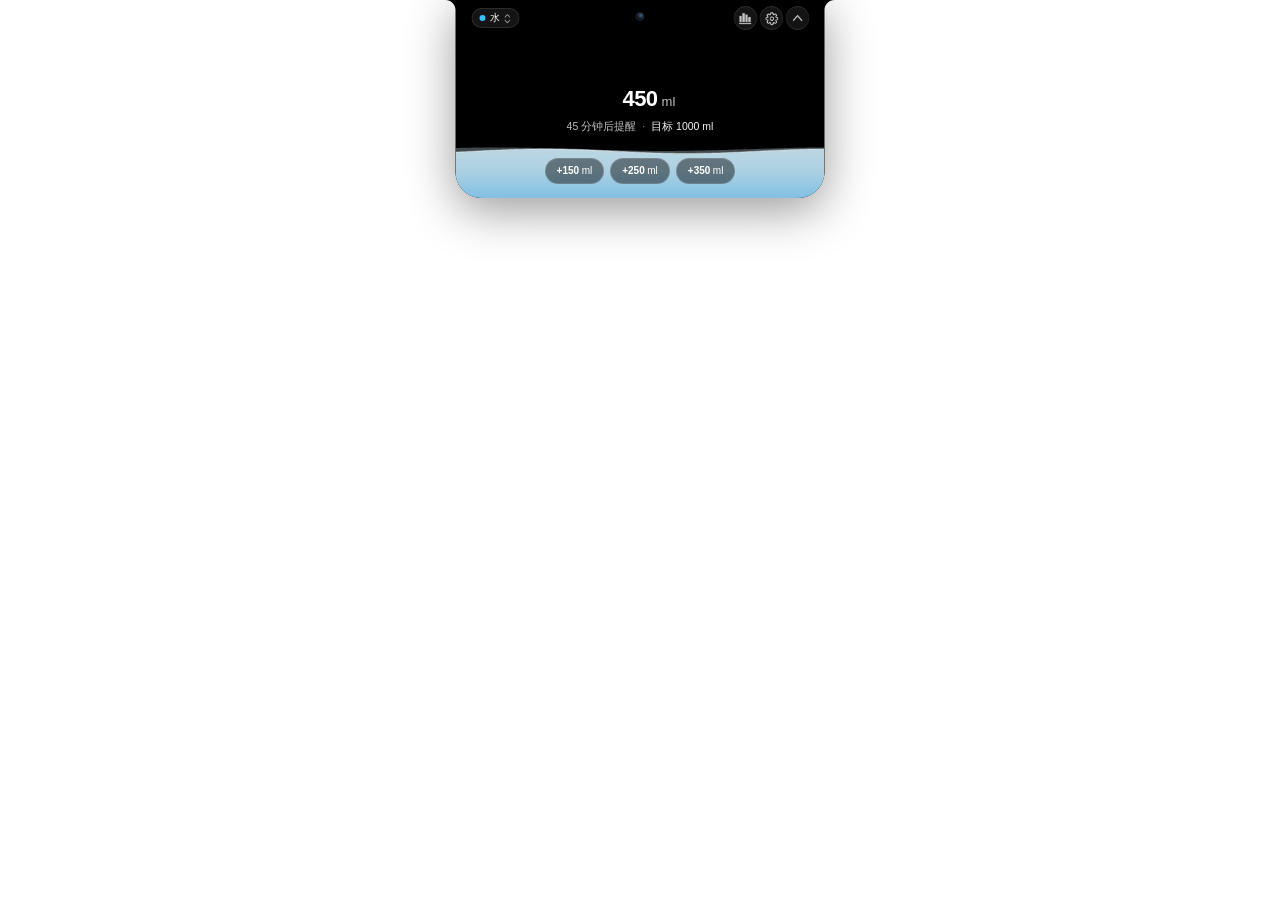
<file: demo/notchhydro/embed.html>
<!doctype html>
<html lang="zh-CN">
<head>
<meta charset="utf-8">
<meta name="viewport" content="width=device-width,initial-scale=1">
<title>Sipmetra 饮水面板</title>
<style>
  html, body { margin: 0; overflow: hidden; background: transparent; }
  .screen-notch, .screen-camera {
    position: absolute;
    left: 50%;
    transform: translateX(-50%);
    pointer-events: none;
  }
  .screen-notch {
    top: 0;
    width: 185px;
    height: 32px;
    border-radius: 0 0 13px 13px;
    background: #000;
  }
  .screen-camera {
    top: 12px;
    z-index: 1;
    width: 7px;
    height: 7px;
    border: 1px solid #1a2432;
    border-radius: 50%;
    background: radial-gradient(circle at 63% 34%, #40627b, #0c1118 62%);
  }
</style>
<script defer src="tokens.js?v=0caa48b5163d"></script>
<script defer src="assets/symbols.js?v=3590abdb7ce7"></script>
<script defer src="assets/insights-symbols.js?v=f136912dec65"></script>
<script defer src="assets/menu-bar-previews.js?v=39423056fe3d"></script>
<script defer src="assets/audio-assets.js?v=e7ecf1bbf998"></script>
<script defer src="panel-style.js?v=7f66c44bb4c9"></script>
<script defer src="amber-color.js?v=99806c36d32f"></script>
<script defer src="amber-shape.js?v=b7136ae0d092"></script>
<script defer src="amber-collection.js?v=50523631b72b"></script>
<script defer src="amber-silhouette.js?v=761f177be454"></script>
<script defer src="vendor/three-0.160.1/three.min.js?v=170c6789f432"></script>
<script defer src="amber-scene.js?v=cf5d9f469fa7"></script>
<script defer src="panel-amber.js?v=619d2fccbedd"></script>
<script defer src="fluid.js?v=a8e3e3c865cc"></script>
<script defer src="drink-catalog.js?v=e21c385123a9"></script>
<script defer src="audio.js?v=44512dea5a35"></script>
<script defer src="memory.js?v=b833e239da0a"></script>
<script defer src="insights.js?v=316379b2ff68"></script>
<script defer src="memory-preview-transition.js?v=c36ae5d389cb"></script>
<script defer src="memory-amber-viewer.js?v=348205f985f6"></script>
<script defer src="month-jar.js?v=7ad8b991b10c"></script>
<script defer src="month-jar-motion.js?v=50945aa701ad"></script>
<script defer src="month-jar-viewer.js?v=0fa7d87fad56"></script>
<script defer src="annual-jars.js?v=9e8fe7ba6672"></script>
<script defer src="annual-jar-navigation.js?v=e82b261c8976"></script>
<script defer src="insights-menu.js?v=30a480a9d398"></script>
<script defer src="reminder-settings.js?v=6ab15943318a"></script>
<script defer src="drink-settings.js?v=4f6ad62aa1d6"></script>
<script defer src="general-settings.js?v=4b61a98b4879"></script>
<script defer src="daily-settings.js?v=a98fd7409d84"></script>
<script defer src="component.js?v=ac620f74951b"></script>
</head>
<body>
  <div class="screen-notch" aria-hidden="true"></div>
  <notch-hydro-demo variant="memory" geometry="notch" zoom="1" scene="website" language="zh" aria-label="Sipmetra 饮水面板"></notch-hydro-demo>
  <div class="screen-camera" aria-hidden="true"></div>
  <script>
    if (new URLSearchParams(location.search).get('language') === 'en') {
      document.documentElement.lang = 'en';
      document.title = 'Sipmetra hydration panel';
      const panel = document.querySelector('notch-hydro-demo');
      panel.setAttribute('language', 'en');
      panel.setAttribute('aria-label', document.title);
    }
  </script>
</body>
</html>
</file>
<file: styles.css>
:root {
  color-scheme: light;
  font-family: -apple-system, BlinkMacSystemFont, "PingFang SC", "Hiragino Sans GB", "Microsoft YaHei", sans-serif;
  color: #102339;
  background: #fff;
  --muted: #4b6076;
  --rule: #e0eaf2;
  --gutter: clamp(1rem, 5vw, 4rem);
  --content: 72rem;
}

*, *::before, *::after { box-sizing: border-box; }

html { scroll-padding-top: 6.5rem; }

body {
  display: flow-root;
  margin: 0;
  background:
    radial-gradient(ellipse 64rem 36rem at 12% 0, #dff4ff 0%, transparent 75%) top center / 100% 44rem no-repeat,
    radial-gradient(ellipse 54rem 37rem at 92% 3%, #dbe8ff 0%, transparent 80%) top center / 100% 48rem no-repeat;
  line-height: 1.6;
}

.home-page {
  background:
    radial-gradient(ellipse 62rem 36rem at 15% 0, #e0f3ff 0%, transparent 78%) top center / 100% 47rem no-repeat,
    radial-gradient(ellipse 57rem 40rem at 95% 4%, #e0f4eb 0%, transparent 82%) top center / 100% 53rem no-repeat;
}

a { color: inherit; text-decoration: none; }

a:focus-visible {
  outline: 2px solid #0878aa;
  outline-offset: 4px;
}

img { display: block; max-width: 100%; }
h1, h2, p, figure { margin: 0; }

.site-header {
  position: sticky;
  top: 1rem;
  z-index: 1;
  width: min(54rem, calc(100% - var(--gutter) * 2));
  margin: 1.25rem auto 0;
}

.navigation {
  display: flex;
  align-items: center;
  justify-content: space-between;
  gap: 0.75rem;
  min-height: 3.75rem;
  padding: 0.375rem 0.75rem;
  border: 1px solid #fff;
  border-radius: 1.125rem;
  background: rgb(255 255 255 / 86%);
  box-shadow: 0 8px 30px rgb(29 68 109 / 9%), 0 0 0 1px rgb(65 110 158 / 8%);
  backdrop-filter: blur(18px);
  -webkit-backdrop-filter: blur(18px);
}

.brand {
  display: inline-flex;
  align-items: center;
  gap: 0.45rem;
  min-height: 2.75rem;
  font-size: 1.17rem;
  font-weight: 700;
  letter-spacing: -0.045em;
  border-radius: 0.5rem;
}

.nav-links {
  display: flex;
  gap: clamp(0.125rem, 2vw, 1rem);
  list-style: none;
  margin: 0;
  padding: 0;
}

.nav-links > li > a,
.language-picker summary {
  display: flex;
  align-items: center;
  justify-content: center;
  min-height: 2.75rem;
  min-width: 2.75rem;
  padding-inline: clamp(0.375rem, 1.15vw, 0.875rem);
  border-radius: 0.625rem;
  color: #334e68;
  font-size: 0.9375rem;
  white-space: nowrap;
}

.nav-links > li > a:hover,
.language-picker summary:hover { background: #e8f4fc; color: #102339; }

.language-picker { position: relative; }

.language-picker summary {
  gap: 0.625rem;
  cursor: pointer;
  list-style: none;
}

.language-picker summary::-webkit-details-marker { display: none; }
.language-picker summary:focus-visible { outline: 2px solid #0878aa; outline-offset: 3px; }

.language-picker summary::after {
  width: 0.375rem;
  height: 0.375rem;
  margin-top: -0.1875rem;
  border: solid currentColor;
  border-width: 0 1.5px 1.5px 0;
  transform: rotate(45deg);
  content: '';
}

.language-picker[open] summary::after { margin-top: 0.1875rem; transform: rotate(225deg); }

.language-options {
  position: absolute;
  inset: calc(100% + 0.5rem) 0 auto auto;
  min-width: 9rem;
  margin: 0;
  padding: 0.375rem;
  border: 1px solid var(--rule);
  border-radius: 0.875rem;
  background: #fff;
  box-shadow: 0 10px 28px rgb(29 68 109 / 16%);
  list-style: none;
}

.language-options a {
  display: flex;
  align-items: center;
  justify-content: space-between;
  min-height: 2.75rem;
  padding-inline: 0.625rem;
  border-radius: 0.5rem;
  color: #334e68;
  font-size: 0.9375rem;
  white-space: nowrap;
}

.language-options a:hover, .language-options a[aria-current="page"] { background: #edf6fc; color: #163d57; }
.language-options a[aria-current="page"] { font-weight: 620; }

.language-options a[aria-current="page"]::after {
  width: 0.3125rem;
  height: 0.5625rem;
  margin-inline-start: 0.625rem;
  margin-top: -0.1875rem;
  border: solid #1672a2;
  border-width: 0 2px 2px 0;
  transform: rotate(45deg);
  content: '';
}

.hero-content {
  display: grid;
  justify-items: center;
  padding: clamp(2.4rem, 4.25vw, 4rem) var(--gutter) 0;
  text-align: center;
}

.hero-icon {
  width: clamp(4.25rem, 7vw, 5.25rem);
  height: auto;
  margin-bottom: 0.875rem;
  filter: drop-shadow(0 10px 19px rgb(10 107 162 / 20%));
}

.hero h1 {
  max-width: 56rem;
  font-size: clamp(2.25rem, 5vw, 4.25rem);
  font-weight: 750;
  line-height: 1.15;
  letter-spacing: -0.055em;
  text-wrap: balance;
}

.hero h1 span { color: #14618e; }

.hero-description {
  max-width: 37rem;
  margin-top: 1rem;
  color: var(--muted);
  font-size: clamp(1rem, 1.7vw, 1.1875rem);
  line-height: 1.75;
}

.hero-actions {
  display: grid;
  grid-template-columns: repeat(2, minmax(0, 1fr));
  gap: 0.625rem;
  width: min(100%, 27rem);
  margin-top: 1.5rem;
}

.primary-button {
  display: grid;
  place-items: center;
  min-height: 3.25rem;
  padding: 0.625rem 0.75rem;
  border-radius: 0.9rem;
  color: #fff;
  background: #102d44;
  box-shadow: 0 5px 14px rgb(20 55 78 / 18%);
  font-weight: 620;
}

.primary-button:hover { background: #1b496a; }

.platform {
  margin-top: 0.75rem;
  color: var(--muted);
  font-size: 0.875rem;
}

.hero-preview, .features, .site-footer {
  width: min(var(--content), calc(100% - var(--gutter) * 2));
  margin-inline: auto;
}

.hero-preview { margin-top: clamp(2.5rem, 4.75vw, 4.75rem); }

.device-pair, .insight-pair {
  display: grid;
  grid-template-columns: minmax(0, 2fr) minmax(0, 1fr);
  gap: clamp(1.5rem, 4vw, 3.5rem);
}

.device-pair { grid-template-areas: "mac iphone"; }
.mac-preview { grid-area: mac; }
.iphone-preview { grid-area: iphone; }

.preview-media {
  display: grid;
  align-items: center;
  min-height: clamp(19rem, 36vw, 29rem);
}

.screenshot {
  display: block;
  width: 100%;
  height: auto;
  border-radius: clamp(0.875rem, 2.1vw, 1.5rem);
  box-shadow: 0 14px 34px rgb(16 43 71 / 12%);
}

.recording-media { position: relative; }
.recording-media video { display: block; width: 100%; height: auto; border-radius: inherit; }

.recording-toggle {
  position: absolute;
  inset: 0.5rem 0.5rem auto auto;
  display: grid;
  place-items: center;
  width: 2.125rem;
  height: 2.125rem;
  padding: 0;
  border: 1px solid rgb(255 255 255 / 32%);
  border-radius: 50%;
  color: #fff;
  background: rgb(10 25 41 / 84%);
  cursor: pointer;
}

.recording-toggle[hidden] { display: none; }
.recording-toggle:focus-visible { outline: 2px solid #6ed7ff; outline-offset: 3px; }

.recording-toggle::before {
  margin-left: 0.13rem;
  border-block: 0.34rem solid transparent;
  border-left: 0.53rem solid currentColor;
  content: '';
}

.recording-toggle[data-playing]::before {
  width: 0.56rem;
  height: 0.68rem;
  margin-left: 0;
  border-block: 0;
  border-inline: 2px solid currentColor;
}

@media (hover: hover) and (pointer: fine) {
  .recording-toggle[data-playing] { opacity: 0; }
  .recording-media:hover .recording-toggle,
  .recording-toggle:focus-visible { opacity: 1; }
}

.screenshot-portrait {
  justify-self: center;
  width: clamp(9rem, 15vw, 13rem);
  border: 1px solid rgb(16 35 57 / 16%);
  border-radius: clamp(1.1rem, 2.6vw, 1.8rem);
}

.device-preview figcaption {
  max-width: 33rem;
  margin: clamp(1.1rem, 3vw, 1.85rem) auto 0;
  text-align: center;
}

.device-preview h2 { font-size: clamp(1.35rem, 2.65vw, 2rem); }
.device-preview figcaption p { text-wrap: balance; }

.device-details {
  display: grid;
  grid-template-columns: minmax(0, 1fr) minmax(0, 1fr);
  align-items: center;
  gap: clamp(1rem, 4vw, 3.5rem);
  margin-block: clamp(2rem, 5vw, 3.5rem) clamp(2.5rem, 6vw, 4.75rem);
  padding-block-start: clamp(1.25rem, 3vw, 2rem);
  border-top: 1px solid var(--rule);
}

.sync-note {
  max-width: 33rem;
  color: var(--muted);
  font-size: clamp(1rem, 1.6vw, 1.125rem);
  line-height: 1.8;
}

.widget-preview {
  display: grid;
  grid-template-columns: minmax(0, 1.15fr) minmax(0, 1fr);
  align-items: center;
  gap: clamp(0.75rem, 2vw, 1.35rem);
  padding: 0.7rem;
  border: 1px solid #e0eee8;
  border-radius: 1.125rem;
  background: #f2f9f6;
}

.widget-preview .screenshot { border-radius: 0.65rem; box-shadow: none; }

.widget-preview figcaption {
  padding-inline-end: 0.25rem;
  font-weight: 650;
  line-height: 1.5;
}

h2 {
  font-size: clamp(1.65rem, 3.25vw, 2.5rem);
  font-weight: 720;
  letter-spacing: -0.045em;
  line-height: 1.3;
  text-wrap: balance;
}

.device-preview figcaption p, .feature-copy p {
  margin-top: 0.65rem;
  color: var(--muted);
  font-size: clamp(1rem, 1.5vw, 1.125rem);
  line-height: 1.85;
}

kbd {
  display: inline-block;
  padding: 0 0.42em;
  border: 1px solid #d6e2ed;
  border-radius: 0.375rem;
  background: #f3f7fa;
  color: #264861;
  font: inherit;
  font-size: 0.85em;
  font-weight: 650;
  white-space: nowrap;
}

.keep-together { display: inline-block; }

.feature {
  padding-block: clamp(2.5rem, 6.5vw, 5.25rem);
  border-top: 1px solid var(--rule);
}

.amber-feature {
  display: grid;
  grid-template-columns: minmax(0, 1fr) minmax(0, 1.85fr);
  gap: clamp(1.5rem, 5.5vw, 5rem);
  align-items: center;
}

.policy {
  width: min(44rem, calc(100% - var(--gutter) * 2));
  margin-inline: auto;
  padding-block: clamp(2.5rem, 6vw, 4.75rem);
}

.policy h1 {
  font-size: clamp(2.125rem, 5vw, 3.5rem);
  line-height: 1.15;
  letter-spacing: -0.05em;
}

.policy .policy-date { margin-top: 0.625rem; }

.policy section { margin-top: clamp(1.625rem, 4vw, 2.375rem); }

.policy h2 {
  font-size: clamp(1.25rem, 3vw, 1.5rem);
  letter-spacing: -0.025em;
  text-wrap: initial;
}

.policy p {
  margin-top: 0.5rem;
  color: var(--muted);
  line-height: 1.8;
}

.policy a {
  color: #14618e;
  text-decoration: underline;
  text-underline-offset: 0.2em;
}

.site-footer {
  display: flex;
  justify-content: space-between;
  align-items: center;
  min-height: 6rem;
  border-top: 1px solid var(--rule);
  color: var(--muted);
  font-size: 0.9375rem;
}

.site-footer span { font-weight: 700; }

.footer-links {
  display: flex;
  gap: clamp(0.875rem, 4vw, 2rem);
}

.site-footer a {
  padding-block: 0.625rem;
  border-radius: 0.25rem;
}

.site-footer a:hover { text-decoration: underline; text-underline-offset: 0.2em; }

@media (max-width: 47rem) {
  .device-pair, .insight-pair, .device-details, .amber-feature { grid-template-columns: minmax(0, 1fr); }
  .device-pair { grid-template-areas: "iphone" "mac"; }
  .device-pair, .insight-pair { gap: clamp(2.25rem, 7vw, 3.25rem); }
  .preview-media { min-height: 0; }
  .screenshot-portrait { width: min(13rem, 66%); }
  .device-details { justify-items: center; }
  .sync-note { text-align: center; }
  .widget-preview { width: min(100%, 30rem); }
  .amber-feature { gap: 1.375rem; }
  .feature-copy { max-width: 32rem; }
  .site-header { margin-top: 0.75rem; top: 0.75rem; }
}

@media (max-width: 35rem) {
  .nav-links > li:not(.language-item, .demo-nav-item) { display: none; }

  .home-footer {
    flex-direction: column;
    align-items: flex-start;
    justify-content: center;
    padding-block: 1.125rem;
  }

  .footer-links {
    flex-wrap: wrap;
    gap: 0 0.875rem;
  }
}

@media (max-width: 22rem) {
  .hero-actions { grid-template-columns: minmax(0, 1fr); }
}

@media (prefers-reduced-motion: no-preference) {
  html { scroll-behavior: smooth; }
}
</file>
<file: demo/screen.css>
.prototype-section {
  margin-block-start: clamp(1.75rem, 3.4vw, 3.25rem);
  padding-block-end: clamp(1.5rem, 4vw, 3.5rem);
}

.prototype-caption {
  margin: 0.875rem var(--gutter) 0;
  color: var(--muted);
  font-size: 0.9375rem;
  text-align: center;
}

.prototype-stage {
  width: min(54rem, calc(100% - var(--gutter) * 2));
  aspect-ratio: 2472 / 1600;
  margin-inline: auto;
}

.prototype-screen {
  --prototype-panel-ratio: 0.27;
  position: relative;
  isolation: isolate;
  container-type: inline-size;
  width: 100%;
  height: 100%;
  overflow: hidden;
  overflow: clip;
  border-radius: clamp(0.875rem, 2.1vw, 1.5rem);
  background: radial-gradient(ellipse at 15% 0%, #367285, transparent 68%),
    linear-gradient(132deg, #164356 4%, #19364e 56%, #0d1c35);
  box-shadow: 0 20px 52px rgb(27 67 103 / 15%);
}

.prototype-screen:is(:fullscreen, [data-viewport-fullscreen]) {
  border-radius: 0;
  box-shadow: none;
}

.prototype-screen[data-viewport-fullscreen] {
  position: fixed;
  inset: 0;
  z-index: 10;
}

html.prototype-viewport-fullscreen { overflow: hidden; }

.prototype-screen::before {
  position: absolute;
  z-index: -1;
  inset: 42% -22% -60%;
  transform: rotate(-17deg);
  border-radius: 49% 57% 0 0;
  background: linear-gradient(125deg, #3b8292, #173d5b 49%, #0b1830 91%);
  box-shadow: inset 0 1px 0 rgb(177 224 239 / 25%), 0 -1.25rem 4rem rgb(12 32 54 / 14%);
  content: '';
}

.prototype-screen::after {
  position: absolute;
  z-index: -1;
  inset: 0 0 auto;
  height: max(0.875rem, calc(32px * var(--prototype-scale, 0)));
  background: rgb(225 245 255 / 12%);
  box-shadow: inset 0 -1px 0 rgb(223 244 255 / 10%);
  content: '';
}

.prototype-frame {
  position: absolute;
  top: 0;
  left: 50%;
  display: block;
  border: 0;
  transform: translateX(-50%) scale(var(--prototype-scale, 0));
  transform-origin: center top;
}

.prototype-menu-bar {
  position: absolute;
  z-index: 1;
  inset: 0 0 auto;
  height: max(0.875rem, calc(32px * var(--prototype-scale, 0)));
  display: flex;
  align-items: center;
  justify-content: space-between;
  padding-inline: clamp(0.3125rem, 1.5cqi, 0.75rem);
  font-size: clamp(0.5rem, 1.3cqi, 0.6875rem);
  line-height: 1;
  color: #f4f9fd;
  pointer-events: none;
}

.prototype-screen:is(:fullscreen, [data-viewport-fullscreen]) .prototype-menu-bar {
  font-size: clamp(0.5rem, calc(17px * var(--prototype-scale, 0)), 0.875rem);
}

.prototype-menu-bar > strong { font-weight: 680; }

.prototype-menu-items {
  display: flex;
  align-items: center;
  gap: clamp(0.25rem, 1.2cqi, 0.625rem);
  white-space: nowrap;
  font-variant-numeric: tabular-nums;
}

.prototype-status {
  display: inline-flex;
  align-items: center;
  gap: clamp(0.125rem, 0.55cqi, 0.3125rem);
  min-height: 1.23em;
  padding: 0 0.38em;
  border: 1px solid rgb(255 255 255 / 29%);
  border-radius: 0.38em;
  background: rgb(255 255 255 / 8%);
  color: inherit;
  font: inherit;
  font-weight: 600;
  white-space: nowrap;
  pointer-events: auto;
  cursor: pointer;
}

.prototype-status:hover { background: rgb(255 255 255 / 19%); }
.prototype-status[data-colored] { color: #abebff; border-color: rgb(118 207 255 / 55%); }
.prototype-status[data-colored][data-achieved] { color: #ffe5a2; border-color: rgb(255 220 146 / 56%); }

.prototype-status-drop {
  width: 1em;
  height: 1em;
  background: currentColor;
  mask: url("desktop-assets/status-drop.svg") center / contain no-repeat;
}

.prototype-countdown {
  border-inline-start: 1px solid rgb(255 255 255 / 28%);
  padding-inline-start: 0.42em;
  font-weight: 420;
}

.prototype-dock {
  position: absolute;
  z-index: 1;
  bottom: clamp(0.5rem, 1.75cqi, 1.125rem);
  left: 50%;
  transform: translateX(-50%);
  display: flex;
  align-items: center;
  gap: clamp(0.125rem, 0.75cqi, 0.375rem);
  padding: 0.25rem 0.375rem 0.375rem;
  border: 1px solid rgb(225 244 255 / 36%);
  border-radius: 0.875rem;
  background: rgb(177 205 225 / 24%);
  box-shadow: inset 0 1px 0 rgb(255 255 255 / 23%), 0 8px 20px rgb(5 20 38 / 22%);
  backdrop-filter: blur(14px);
}

.prototype-dock button {
  position: relative;
  display: grid;
  place-items: center;
  width: clamp(2.75rem, 5.8cqi, 3rem);
  height: clamp(2.75rem, 5.8cqi, 3rem);
  padding: 0;
  border: 0;
  border-radius: 0.625rem;
  background: transparent;
  cursor: pointer;
}

.prototype-dock button:hover { background: rgb(235 249 255 / 16%); }
.prototype-dock button[aria-expanded="true"]::after {
  position: absolute;
  bottom: -0.125rem;
  width: 0.1875rem;
  height: 0.1875rem;
  border-radius: 50%;
  background: #e7f5ff;
  content: '';
}

.prototype-screen button:focus-visible { outline: 2px solid #b9e9ff; outline-offset: 1px; }
.prototype-screen button:disabled { cursor: default; }

.prototype-dock-app, .prototype-dock-tile {
  width: clamp(1.875rem, 4.9cqi, 2.5rem);
  height: clamp(1.875rem, 4.9cqi, 2.5rem);
}

.prototype-dock-tile {
  display: grid;
  place-items: center;
  border-radius: 26%;
  box-shadow: inset 0 1px 1px rgb(255 255 255 / 26%), 0 2px 5px rgb(5 14 27 / 30%);
}

.prototype-dock-stats { background: linear-gradient(154deg, #559fc8, #23527f 84%); }
.prototype-dock-settings { background: linear-gradient(154deg, #838d9b, #46566a 84%); }

.prototype-fullscreen {
  position: absolute;
  z-index: 1;
  right: clamp(0.5rem, 1.75cqi, 1.125rem);
  bottom: clamp(0.5rem, 1.75cqi, 1.125rem);
  display: grid;
  place-items: center;
  width: 2.75rem;
  height: 2.75rem;
  padding: 0;
  border: 1px solid rgb(225 244 255 / 30%);
  border-radius: 0.75rem;
  background: rgb(177 205 225 / 16%);
  color: #f4f9fd;
  cursor: pointer;
}

.prototype-fullscreen:hover { background: rgb(177 205 225 / 30%); }
.prototype-fullscreen .fullscreen-exit,
.prototype-fullscreen[data-expanded] .fullscreen-enter { display: none; }
.prototype-fullscreen[data-expanded] .fullscreen-exit { display: inline; }

@media (max-width: 40rem) {
  .prototype-stage { aspect-ratio: 3 / 4; }
  .prototype-screen { --prototype-panel-ratio: 0.85; }
  .prototype-menu-bar { display: none; }
}
</file>
